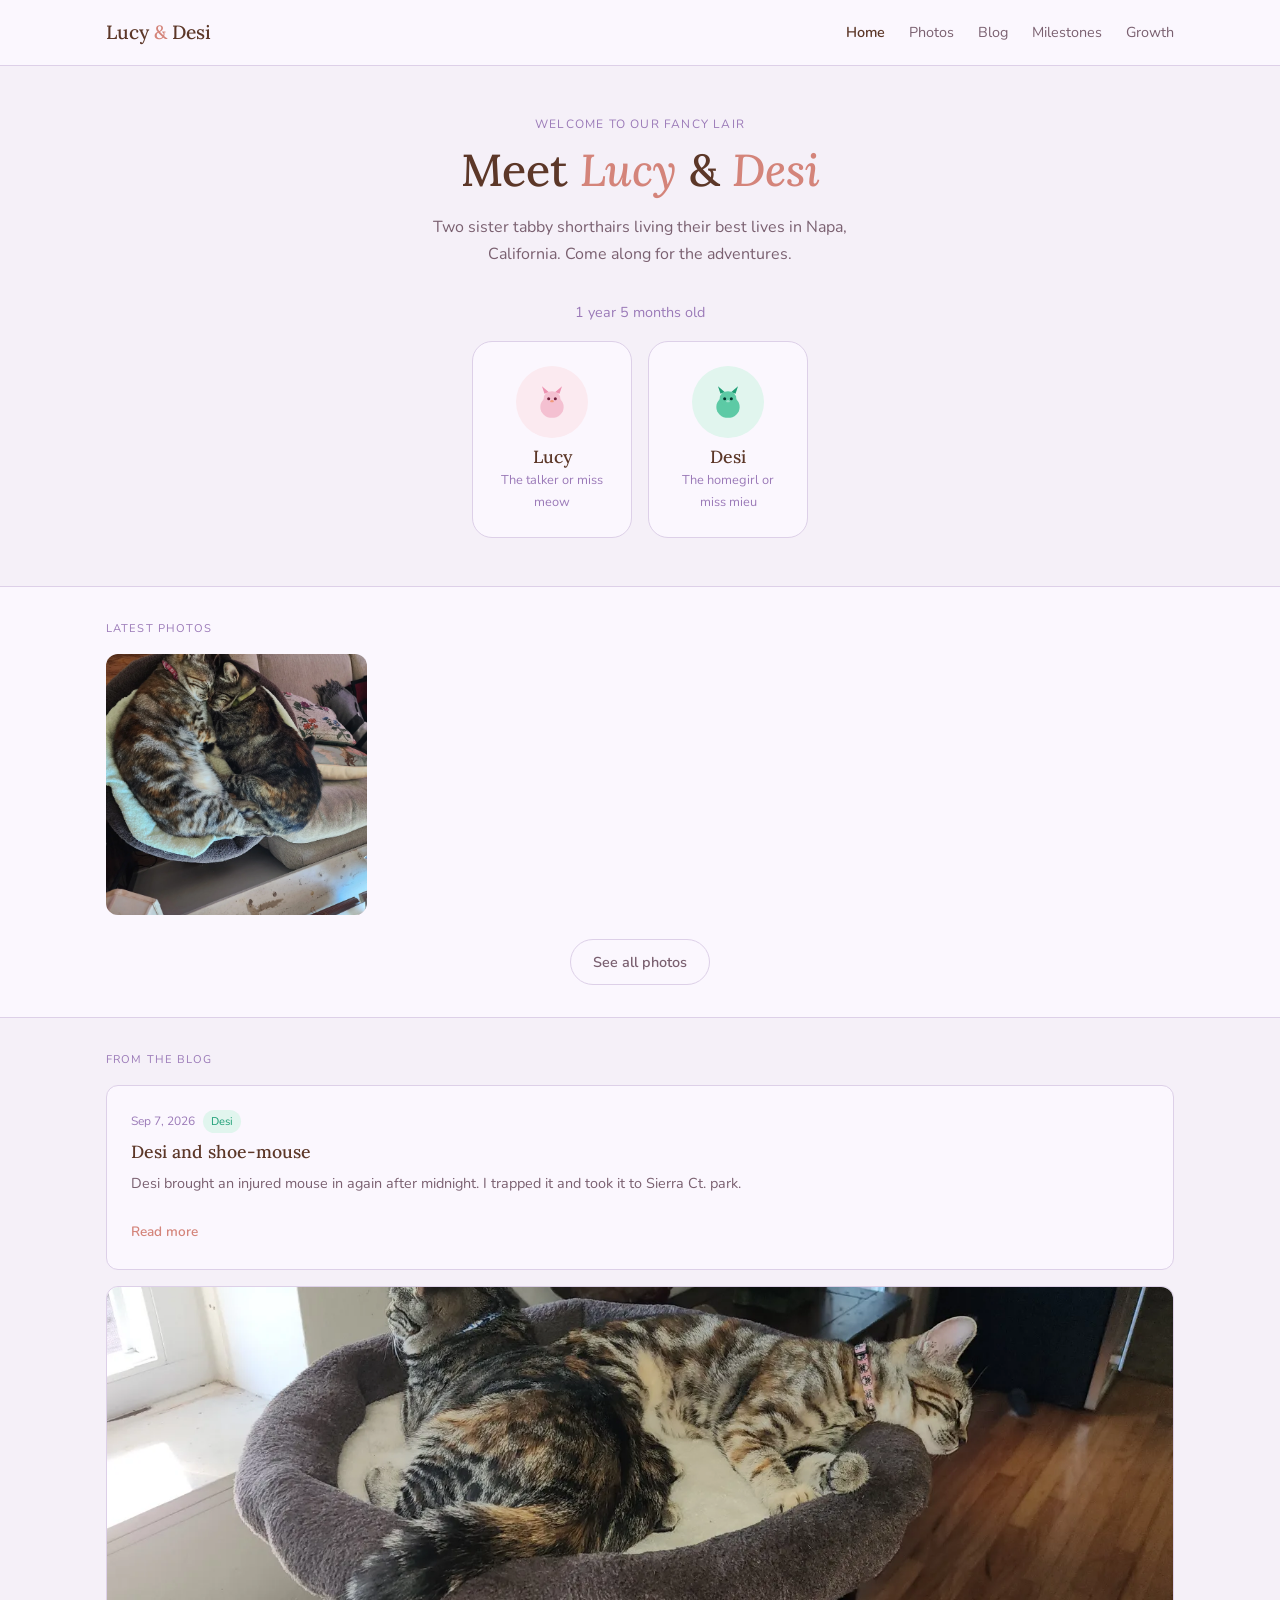
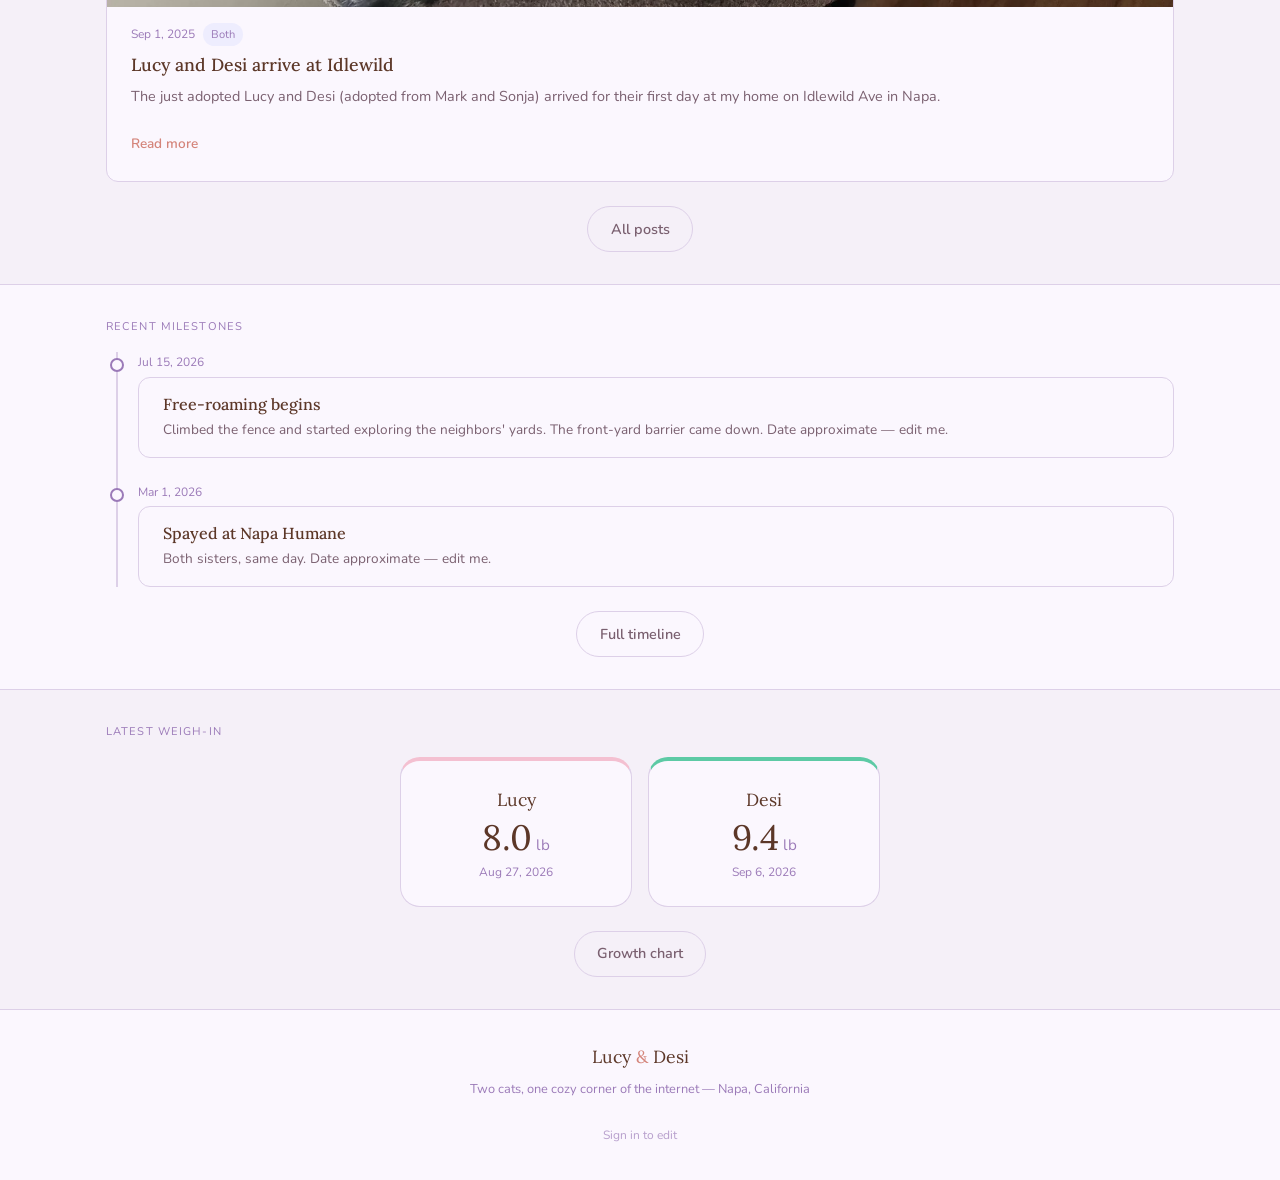
<file: index.html>
<!DOCTYPE html>
<html lang="en">
<head>
  <meta charset="UTF-8" />
  <meta name="viewport" content="width=device-width, initial-scale=1.0" />
  <meta name="description" content="Lucy and Desi — two domestic shorthair cats living their best lives in Napa, California." />
  <meta name="theme-color" content="#F5F0F8" />
  <title>Lucy & Desi — Home</title>
  <link rel="stylesheet" href="style.css" />
  <link rel="manifest" href="manifest.json" />
  <link rel="icon" href="icon-192.png" type="image/png" />
  <link rel="apple-touch-icon" href="apple-touch-icon.png" />
  <meta name="apple-mobile-web-app-capable" content="yes" />
  <meta name="apple-mobile-web-app-title" content="Lucy & Desi" />
  <meta name="apple-mobile-web-app-status-bar-style" content="default" />
</head>
<body data-page="home">

  <nav class="site-nav" aria-label="Main navigation">
    <div class="nav-inner">
      <a href="index.html" class="nav-logo">Lucy <span>&</span> Desi</a>
      <button class="nav-toggle" aria-expanded="false" aria-controls="nav-links" aria-label="Toggle navigation">
        <svg width="24" height="24" viewBox="0 0 24 24" fill="none" stroke="currentColor" stroke-width="2" stroke-linecap="round">
          <line x1="3" y1="6" x2="21" y2="6"/><line x1="3" y1="12" x2="21" y2="12"/><line x1="3" y1="18" x2="21" y2="18"/>
        </svg>
      </button>
      <ul class="nav-links" id="nav-links">
        <li><a href="index.html">Home</a></li>
        <li><a href="gallery.html">Photos</a></li>
        <li><a href="blog.html">Blog</a></li>
        <li><a href="milestones.html">Milestones</a></li>
        <li><a href="growth.html">Growth</a></li>
      </ul>
    </div>
  </nav>

  <main>
    <section class="hero">
      <div class="hero-eyebrow" data-site="tagline">Welcome to our cozy corner</div>
      <h1>Meet <em>Lucy</em> & <em>Desi</em></h1>
      <p class="hero-intro" data-site="intro">Two domestic shorthairs living their best lives in Napa, California. Come along for the adventures.</p>
      <p class="age-line"><span data-site="age"></span></p>

      <div class="kitten-cards">
        <div class="kitten-card">
          <div class="kitten-avatar" style="background: var(--lucy-light);"><svg width="40" height="40" viewBox="0 0 48 48" fill="none" xmlns="http://www.w3.org/2000/svg" aria-hidden="true"><ellipse cx="24" cy="30" rx="14" ry="13" fill="#F4C0D1"/><ellipse cx="24" cy="20" rx="10" ry="9" fill="#F4C0D1"/><polygon points="15,14 12,5 20,12" fill="#ED93B1"/><polygon points="33,14 36,5 28,12" fill="#ED93B1"/><circle cx="20" cy="20" r="1.8" fill="#72243E"/><circle cx="28" cy="20" r="1.8" fill="#72243E"/><ellipse cx="24" cy="23" rx="2" ry="1.4" fill="#F0997B"/></svg></div>
          <h3>Lucy</h3>
          <p data-site="lucy_blurb">The curious one</p>
        </div>
        <div class="kitten-card">
          <div class="kitten-avatar" style="background: var(--desi-light);"><svg width="40" height="40" viewBox="0 0 48 48" fill="none" xmlns="http://www.w3.org/2000/svg" aria-hidden="true"><ellipse cx="24" cy="30" rx="14" ry="13" fill="#5DCAA5"/><ellipse cx="24" cy="20" rx="10" ry="9" fill="#5DCAA5"/><polygon points="15,14 12,5 20,12" fill="#1D9E75"/><polygon points="33,14 36,5 28,12" fill="#1D9E75"/><circle cx="20" cy="20" r="1.8" fill="#04342C"/><circle cx="28" cy="20" r="1.8" fill="#04342C"/><ellipse cx="24" cy="23" rx="2" ry="1.4" fill="#9FE1CB"/></svg></div>
          <h3>Desi</h3>
          <p data-site="desi_blurb">The mischievous one</p>
        </div>
      </div>
    </section>

    <section class="section-card">
      <div class="container">
        <div class="section-label">Latest photos</div>
        <div class="gallery-grid" id="home-photos"></div>
        <div class="text-center mt-md"><a href="gallery.html" class="btn btn-outline">See all photos</a></div>
      </div>
    </section>

    <section class="section-light">
      <div class="container">
        <div class="section-label">From the blog</div>
        <div class="blog-list" id="home-posts"></div>
        <div class="text-center mt-md"><a href="blog.html" class="btn btn-outline">All posts</a></div>
      </div>
    </section>

    <section class="section-card">
      <div class="container">
        <div class="section-label">Recent milestones</div>
        <div class="timeline" id="home-milestones"></div>
        <div class="text-center mt-md"><a href="milestones.html" class="btn btn-outline">Full timeline</a></div>
      </div>
    </section>

    <section class="section-light">
      <div class="container">
        <div class="section-label">Latest weigh-in</div>
        <div class="weight-cards" id="home-weights"></div>
        <div class="text-center mt-md"><a href="growth.html" class="btn btn-outline">Growth chart</a></div>
      </div>
    </section>

  </main>

  <footer class="site-footer">
    <div class="footer-logo">Lucy <span>&</span> Desi</div>
    <p>Two cats, one cozy corner of the internet &mdash; <span data-site="location">Napa, California</span></p>
    <a href="admin.html" class="footer-admin">Sign in to edit</a>
  </footer>

  <script src="main.js"></script>
</body>
</html>
</file>
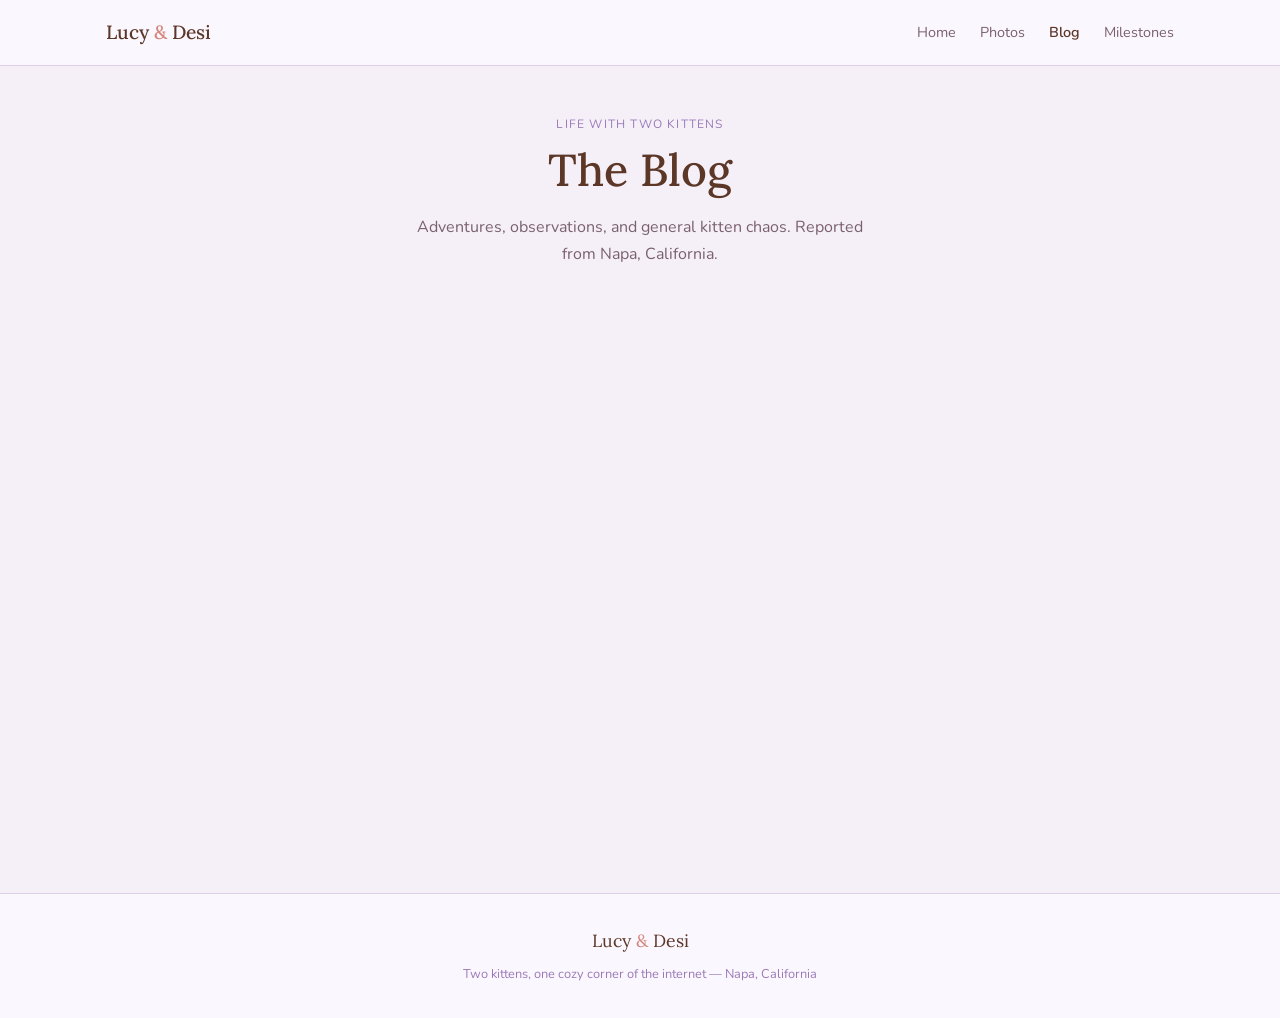
<file: blog.html>
<!DOCTYPE html>
<html lang="en">
<head>
  <meta charset="UTF-8" />
  <meta name="viewport" content="width=device-width, initial-scale=1.0" />
  <meta name="description" content="Adventures, observations and kitten chaos — the Lucy and Desi blog." />
  <title>Lucy & Desi — Blog</title>
  <link rel="stylesheet" href="style.css" />
</head>
<body>

  <nav class="site-nav" role="navigation" aria-label="Main navigation">
    <div class="nav-inner">
      <a href="index.html" class="nav-logo">Lucy <span>&</span> Desi</a>

      <button class="nav-toggle" aria-expanded="false" aria-controls="nav-links" aria-label="Toggle navigation">
        <svg width="24" height="24" viewBox="0 0 24 24" fill="none" stroke="currentColor" stroke-width="2" stroke-linecap="round">
          <line x1="3" y1="6" x2="21" y2="6"/>
          <line x1="3" y1="12" x2="21" y2="12"/>
          <line x1="3" y1="18" x2="21" y2="18"/>
        </svg>
      </button>

      <ul class="nav-links" id="nav-links">
        <li><a href="index.html">Home</a></li>
        <li><a href="gallery.html">Photos</a></li>
        <li><a href="blog.html">Blog</a></li>
        <li><a href="milestones.html">Milestones</a></li>
      </ul>
    </div>
  </nav>

  <main>
    <section class="hero" style="padding-bottom: var(--space-md);">
      <div class="hero-eyebrow">Life with two kittens</div>
      <h1>The Blog</h1>
      <p class="hero-intro">Adventures, observations, and general kitten chaos. Reported from Napa, California.</p>
    </section>

    <section class="section-light">
      <div class="container">
        <div class="blog-list">

          <div class="blog-card fade-in">
            <div class="blog-meta">
              <span>May 28, 2026</span>
              <span class="blog-tag">Lucy</span>
            </div>
            <h3>First day home</h3>
            <p>Lucy discovered the couch immediately. Desi went straight for the curtains. Neither has looked back. More details coming as the adventure unfolds.</p>
            <a href="#" class="read-more">Read more →</a>
          </div>

          <div class="blog-card fade-in">
            <div class="blog-meta">
              <span>May 15, 2026</span>
              <span class="blog-tag" style="background: var(--desi-light); color: var(--desi-dark);">Desi</span>
            </div>
            <h3>The great sock heist</h3>
            <p>We're missing three socks. Evidence points to Desi but Lucy looks suspicious too. Investigation ongoing.</p>
            <a href="#" class="read-more">Read more →</a>
          </div>

          <div class="blog-card fade-in">
            <div class="blog-meta">
              <span>Coming soon</span>
              <span class="blog-tag">Both</span>
            </div>
            <h3>More posts on the way</h3>
            <p>Check back soon for more updates from Lucy and Desi's Napa adventures.</p>
          </div>

        </div>
      </div>
    </section>
  </main>

  <footer class="site-footer">
    <div class="footer-logo">Lucy <span>&</span> Desi</div>
    <p>Two kittens, one cozy corner of the internet &mdash; Napa, California</p>
  </footer>

  <script src="main.js"></script>
</body>
</html>
</file>
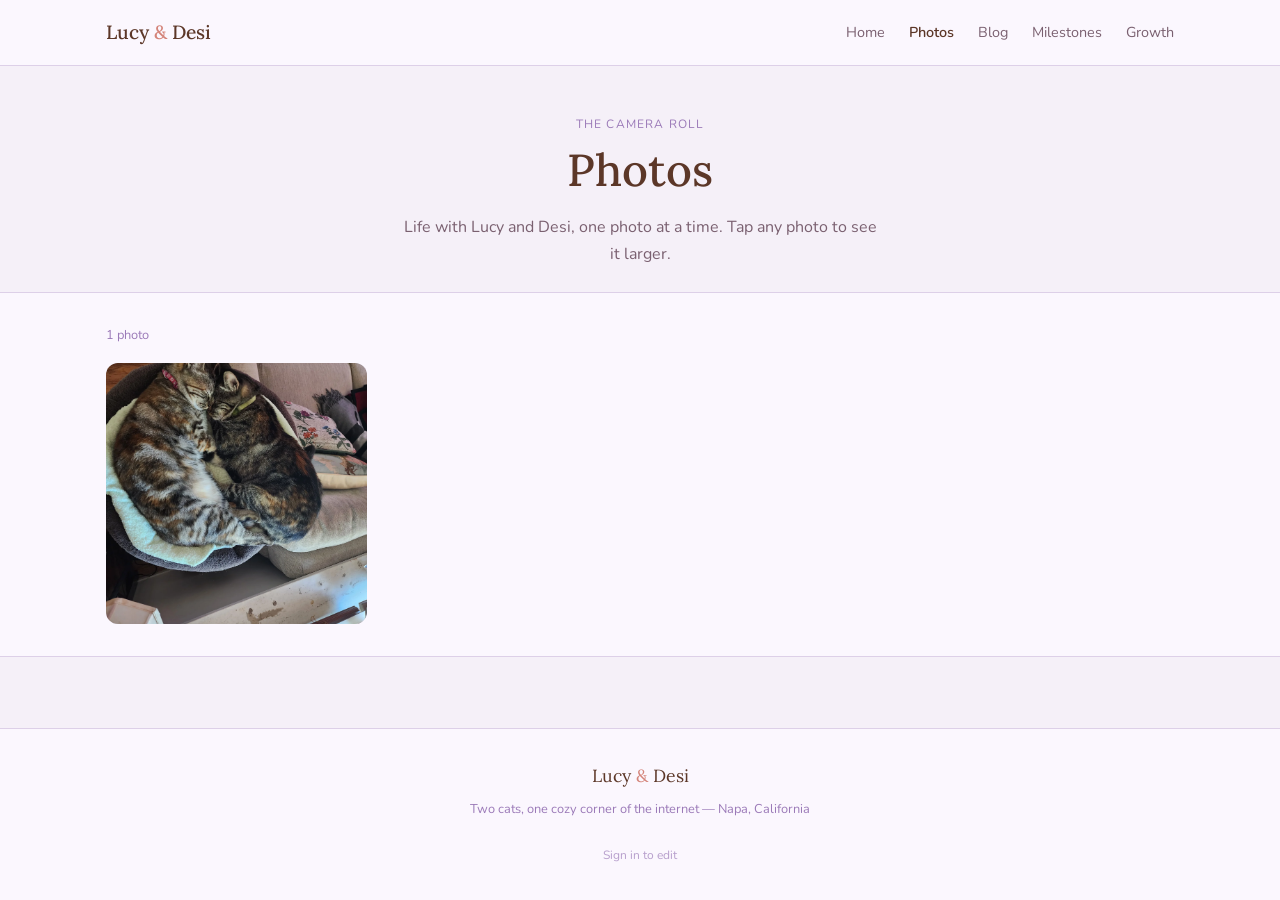
<file: gallery.html>
<!DOCTYPE html>
<html lang="en">
<head>
  <meta charset="UTF-8" />
  <meta name="viewport" content="width=device-width, initial-scale=1.0" />
  <meta name="description" content="Photos of Lucy and Desi." />
  <meta name="theme-color" content="#F5F0F8" />
  <title>Lucy & Desi — Photos</title>
  <link rel="stylesheet" href="style.css" />
  <link rel="manifest" href="manifest.json" />
  <link rel="icon" href="icon-192.png" type="image/png" />
  <link rel="apple-touch-icon" href="apple-touch-icon.png" />
  <meta name="apple-mobile-web-app-capable" content="yes" />
  <meta name="apple-mobile-web-app-title" content="Lucy & Desi" />
  <meta name="apple-mobile-web-app-status-bar-style" content="default" />
</head>
<body data-page="gallery">

  <nav class="site-nav" aria-label="Main navigation">
    <div class="nav-inner">
      <a href="index.html" class="nav-logo">Lucy <span>&</span> Desi</a>
      <button class="nav-toggle" aria-expanded="false" aria-controls="nav-links" aria-label="Toggle navigation">
        <svg width="24" height="24" viewBox="0 0 24 24" fill="none" stroke="currentColor" stroke-width="2" stroke-linecap="round">
          <line x1="3" y1="6" x2="21" y2="6"/><line x1="3" y1="12" x2="21" y2="12"/><line x1="3" y1="18" x2="21" y2="18"/>
        </svg>
      </button>
      <ul class="nav-links" id="nav-links">
        <li><a href="index.html">Home</a></li>
        <li><a href="gallery.html">Photos</a></li>
        <li><a href="blog.html">Blog</a></li>
        <li><a href="milestones.html">Milestones</a></li>
        <li><a href="growth.html">Growth</a></li>
      </ul>
    </div>
  </nav>

  <main>
    <section class="hero" style="padding-bottom: var(--space-md);">
      <div class="hero-eyebrow">The camera roll</div>
      <h1>Photos</h1>
      <p class="hero-intro">Life with Lucy and Desi, one photo at a time. Tap any photo to see it larger.</p>
    </section>

    <section class="section-card">
      <div class="container">
        <div class="photo-count" id="photo-count"></div>
        <div class="gallery-grid" id="gallery"></div>
      </div>
    </section>

  </main>

  <footer class="site-footer">
    <div class="footer-logo">Lucy <span>&</span> Desi</div>
    <p>Two cats, one cozy corner of the internet &mdash; <span data-site="location">Napa, California</span></p>
    <a href="admin.html" class="footer-admin">Sign in to edit</a>
  </footer>

  <script src="main.js"></script>
</body>
</html>
</file>
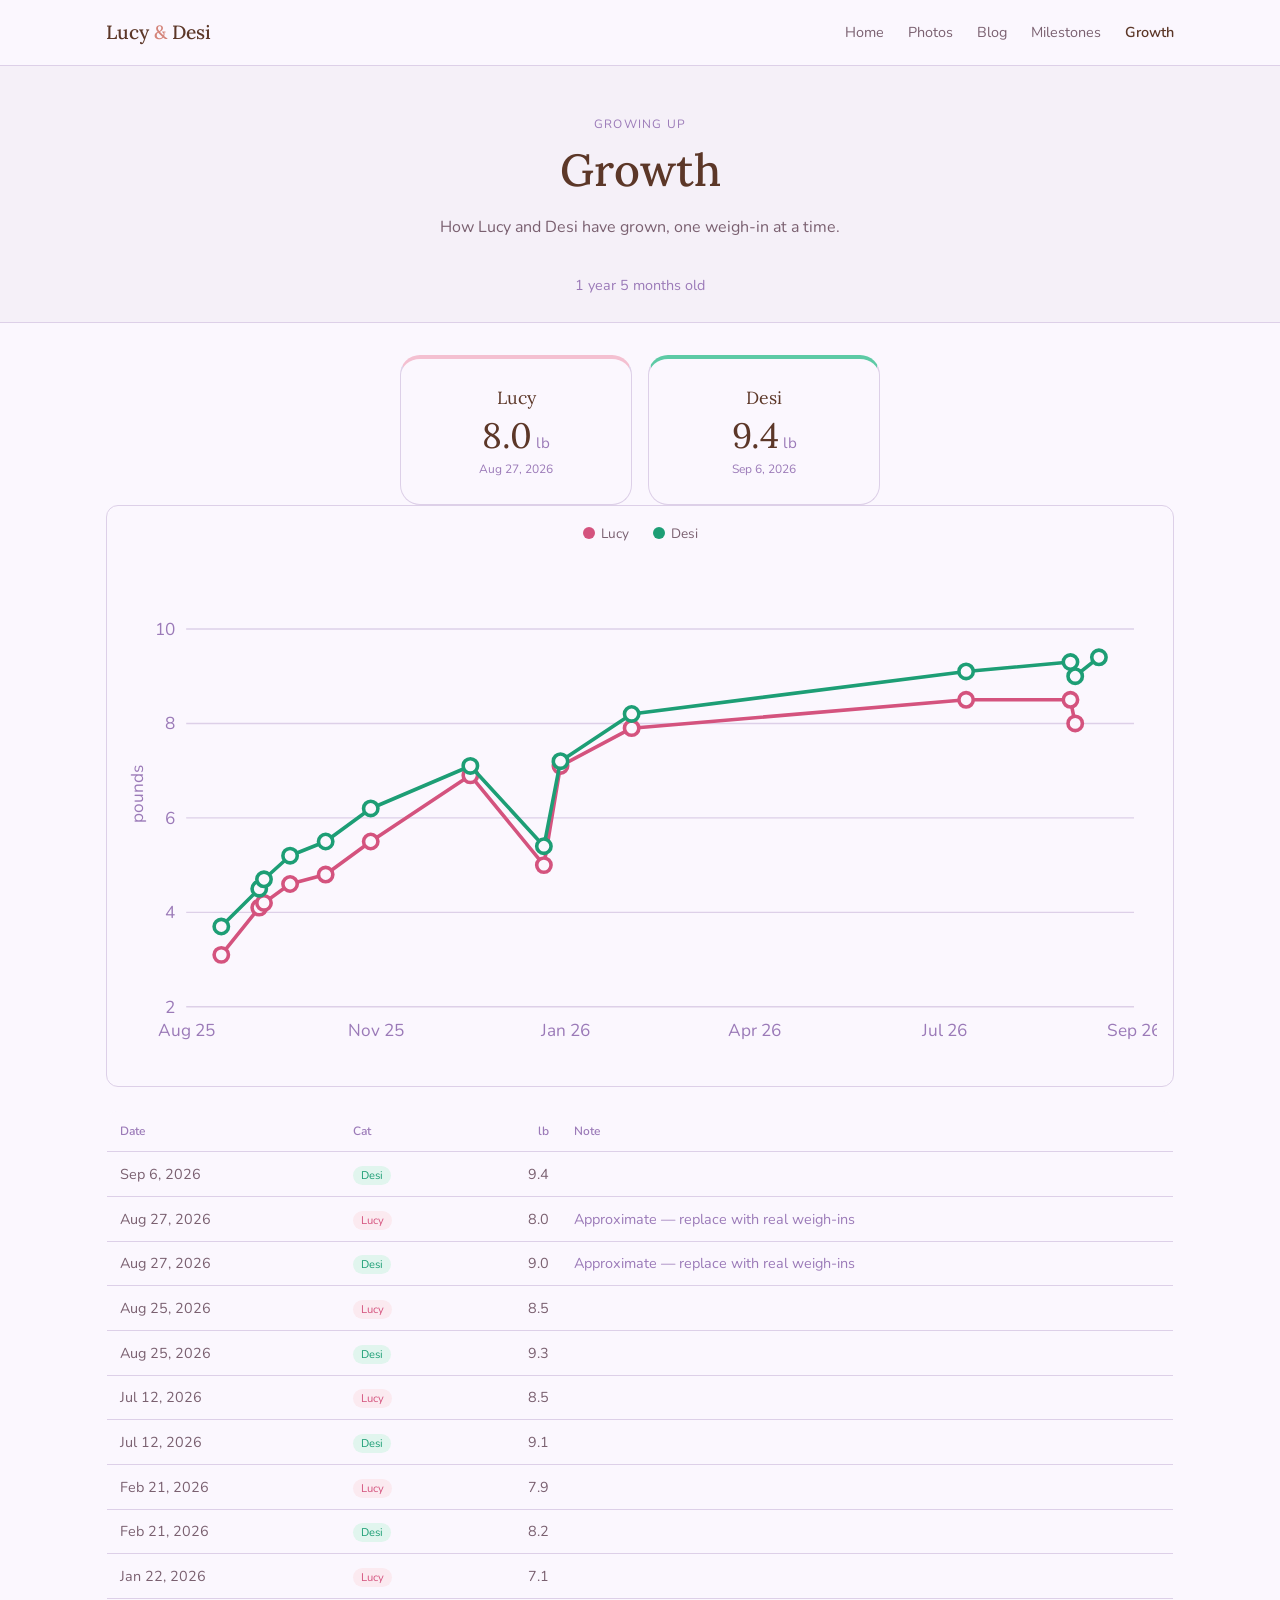
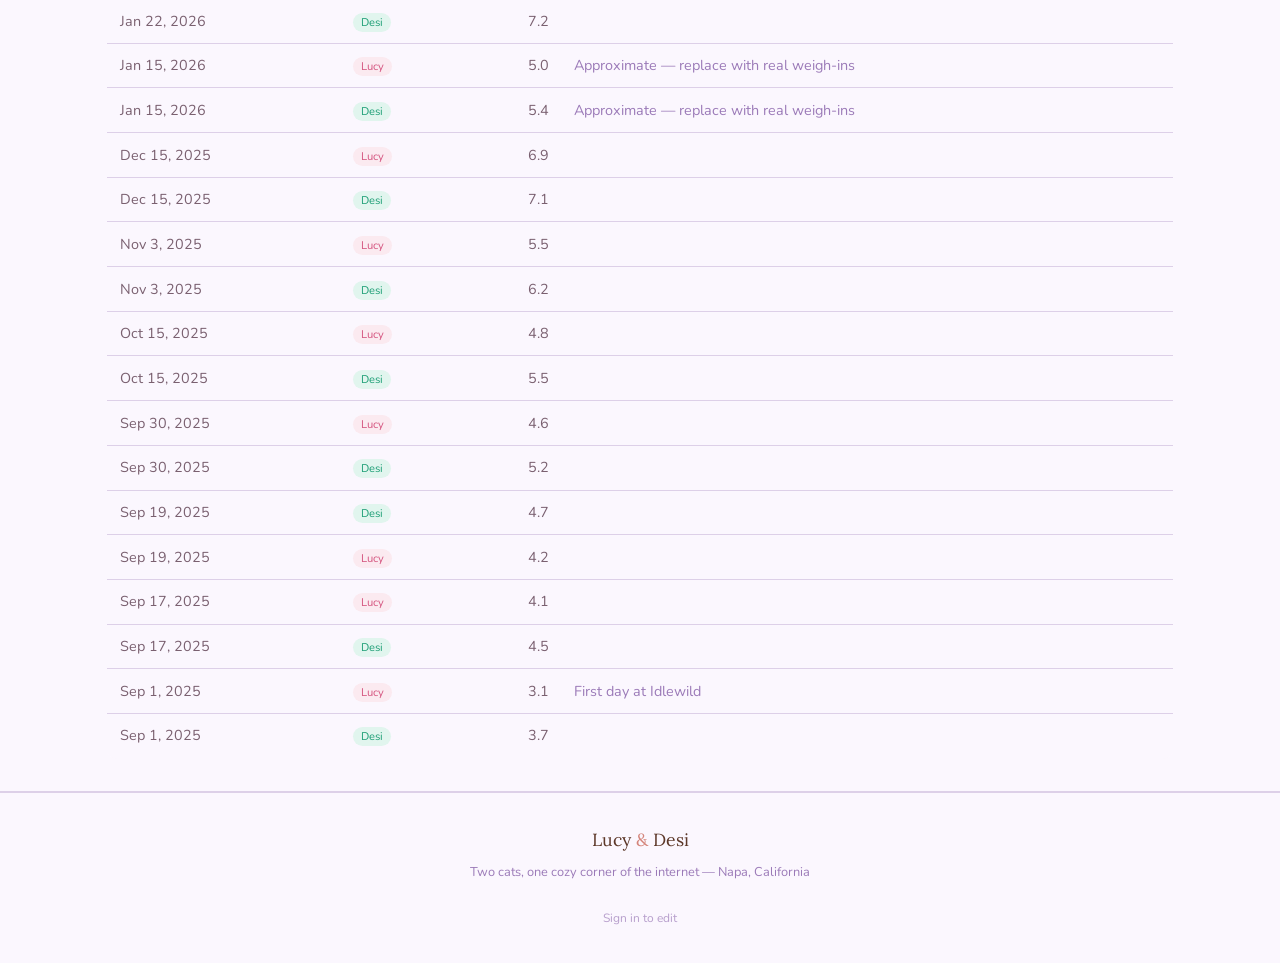
<file: growth.html>
<!DOCTYPE html>
<html lang="en">
<head>
  <meta charset="UTF-8" />
  <meta name="viewport" content="width=device-width, initial-scale=1.0" />
  <meta name="description" content="Weight over time for Lucy and Desi." />
  <meta name="theme-color" content="#F5F0F8" />
  <title>Lucy & Desi — Growth</title>
  <link rel="stylesheet" href="style.css" />
  <link rel="manifest" href="manifest.json" />
  <link rel="icon" href="icon-192.png" type="image/png" />
  <link rel="apple-touch-icon" href="apple-touch-icon.png" />
  <meta name="apple-mobile-web-app-capable" content="yes" />
  <meta name="apple-mobile-web-app-title" content="Lucy & Desi" />
  <meta name="apple-mobile-web-app-status-bar-style" content="default" />
</head>
<body data-page="growth">

  <nav class="site-nav" aria-label="Main navigation">
    <div class="nav-inner">
      <a href="index.html" class="nav-logo">Lucy <span>&</span> Desi</a>
      <button class="nav-toggle" aria-expanded="false" aria-controls="nav-links" aria-label="Toggle navigation">
        <svg width="24" height="24" viewBox="0 0 24 24" fill="none" stroke="currentColor" stroke-width="2" stroke-linecap="round">
          <line x1="3" y1="6" x2="21" y2="6"/><line x1="3" y1="12" x2="21" y2="12"/><line x1="3" y1="18" x2="21" y2="18"/>
        </svg>
      </button>
      <ul class="nav-links" id="nav-links">
        <li><a href="index.html">Home</a></li>
        <li><a href="gallery.html">Photos</a></li>
        <li><a href="blog.html">Blog</a></li>
        <li><a href="milestones.html">Milestones</a></li>
        <li><a href="growth.html">Growth</a></li>
      </ul>
    </div>
  </nav>

  <main>
    <section class="hero" style="padding-bottom: var(--space-md);">
      <div class="hero-eyebrow">Growing up</div>
      <h1>Growth</h1>
      <p class="hero-intro">How Lucy and Desi have grown, one weigh-in at a time.</p>
      <p class="age-line"><span data-site="age"></span></p>
    </section>

    <section class="section-card">
      <div class="container">
        <div class="weight-cards mb-md" id="growth-summary"></div>
        <div class="chart-card mb-md" id="growth-chart"></div>
        <div id="growth-table"></div>
      </div>
    </section>

  </main>

  <footer class="site-footer">
    <div class="footer-logo">Lucy <span>&</span> Desi</div>
    <p>Two cats, one cozy corner of the internet &mdash; <span data-site="location">Napa, California</span></p>
    <a href="admin.html" class="footer-admin">Sign in to edit</a>
  </footer>

  <script src="main.js"></script>
</body>
</html>
</file>
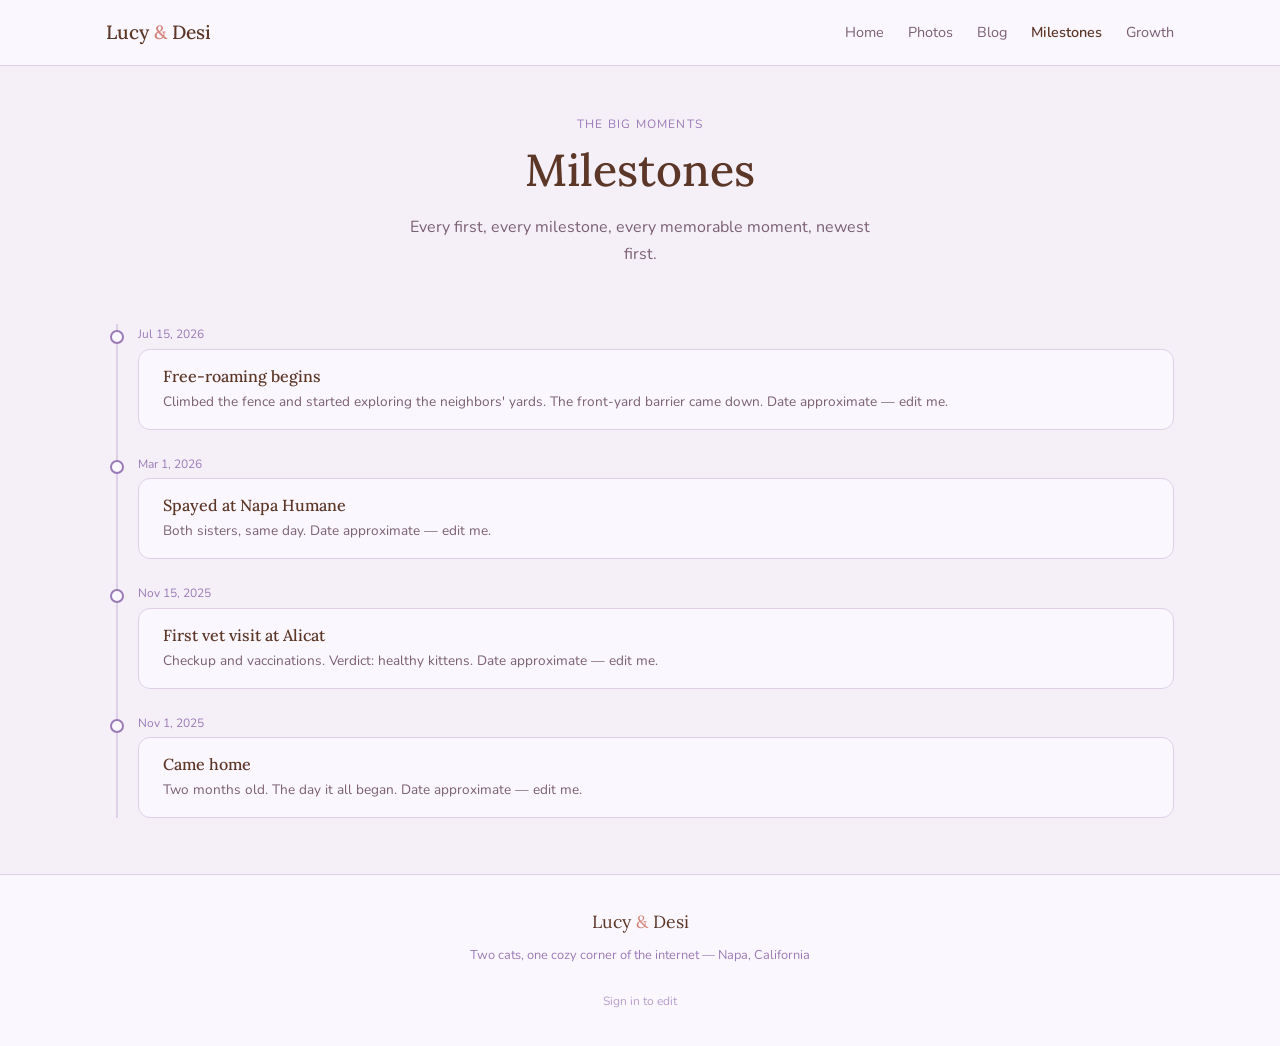
<file: milestones.html>
<!DOCTYPE html>
<html lang="en">
<head>
  <meta charset="UTF-8" />
  <meta name="viewport" content="width=device-width, initial-scale=1.0" />
  <meta name="description" content="The big moments in Lucy and Desi's lives, in order." />
  <meta name="theme-color" content="#F5F0F8" />
  <title>Lucy & Desi — Milestones</title>
  <link rel="stylesheet" href="style.css" />
  <link rel="manifest" href="manifest.json" />
  <link rel="icon" href="icon-192.png" type="image/png" />
  <link rel="apple-touch-icon" href="apple-touch-icon.png" />
  <meta name="apple-mobile-web-app-capable" content="yes" />
  <meta name="apple-mobile-web-app-title" content="Lucy & Desi" />
  <meta name="apple-mobile-web-app-status-bar-style" content="default" />
</head>
<body data-page="milestones">

  <nav class="site-nav" aria-label="Main navigation">
    <div class="nav-inner">
      <a href="index.html" class="nav-logo">Lucy <span>&</span> Desi</a>
      <button class="nav-toggle" aria-expanded="false" aria-controls="nav-links" aria-label="Toggle navigation">
        <svg width="24" height="24" viewBox="0 0 24 24" fill="none" stroke="currentColor" stroke-width="2" stroke-linecap="round">
          <line x1="3" y1="6" x2="21" y2="6"/><line x1="3" y1="12" x2="21" y2="12"/><line x1="3" y1="18" x2="21" y2="18"/>
        </svg>
      </button>
      <ul class="nav-links" id="nav-links">
        <li><a href="index.html">Home</a></li>
        <li><a href="gallery.html">Photos</a></li>
        <li><a href="blog.html">Blog</a></li>
        <li><a href="milestones.html">Milestones</a></li>
        <li><a href="growth.html">Growth</a></li>
      </ul>
    </div>
  </nav>

  <main>
    <section class="hero" style="padding-bottom: var(--space-md);">
      <div class="hero-eyebrow">The big moments</div>
      <h1>Milestones</h1>
      <p class="hero-intro">Every first, every milestone, every memorable moment, newest first.</p>
    </section>

    <section class="section-light">
      <div class="container">
        <div class="timeline" id="milestones"></div>
      </div>
    </section>

  </main>

  <footer class="site-footer">
    <div class="footer-logo">Lucy <span>&</span> Desi</div>
    <p>Two cats, one cozy corner of the internet &mdash; <span data-site="location">Napa, California</span></p>
    <a href="admin.html" class="footer-admin">Sign in to edit</a>
  </footer>

  <script src="main.js"></script>
</body>
</html>
</file>
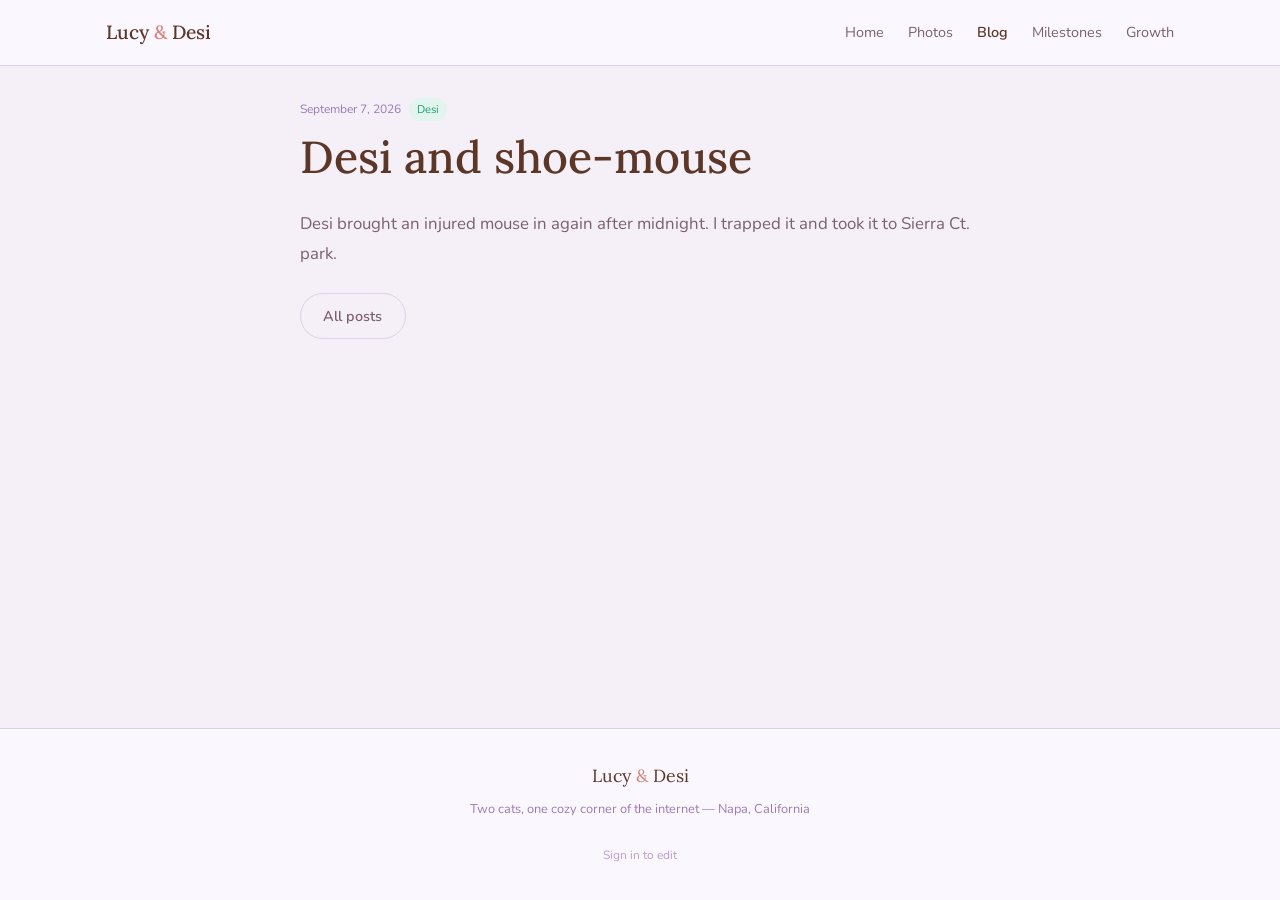
<file: post.html>
<!DOCTYPE html>
<html lang="en">
<head>
  <meta charset="UTF-8" />
  <meta name="viewport" content="width=device-width, initial-scale=1.0" />
  <meta name="description" content="A blog post about Lucy and Desi." />
  <meta name="theme-color" content="#F5F0F8" />
  <title>Lucy & Desi — Blog post</title>
  <link rel="stylesheet" href="style.css" />
  <link rel="manifest" href="manifest.json" />
  <link rel="icon" href="icon-192.png" type="image/png" />
  <link rel="apple-touch-icon" href="apple-touch-icon.png" />
  <meta name="apple-mobile-web-app-capable" content="yes" />
  <meta name="apple-mobile-web-app-title" content="Lucy & Desi" />
  <meta name="apple-mobile-web-app-status-bar-style" content="default" />
</head>
<body data-page="post">

  <nav class="site-nav" aria-label="Main navigation">
    <div class="nav-inner">
      <a href="index.html" class="nav-logo">Lucy <span>&</span> Desi</a>
      <button class="nav-toggle" aria-expanded="false" aria-controls="nav-links" aria-label="Toggle navigation">
        <svg width="24" height="24" viewBox="0 0 24 24" fill="none" stroke="currentColor" stroke-width="2" stroke-linecap="round">
          <line x1="3" y1="6" x2="21" y2="6"/><line x1="3" y1="12" x2="21" y2="12"/><line x1="3" y1="18" x2="21" y2="18"/>
        </svg>
      </button>
      <ul class="nav-links" id="nav-links">
        <li><a href="index.html">Home</a></li>
        <li><a href="gallery.html">Photos</a></li>
        <li><a href="blog.html">Blog</a></li>
        <li><a href="milestones.html">Milestones</a></li>
        <li><a href="growth.html">Growth</a></li>
      </ul>
    </div>
  </nav>

  <main>
    <section class="section-light">
      <div class="container">
        <article class="post" id="post"></article>
      </div>
    </section>

  </main>

  <footer class="site-footer">
    <div class="footer-logo">Lucy <span>&</span> Desi</div>
    <p>Two cats, one cozy corner of the internet &mdash; <span data-site="location">Napa, California</span></p>
    <a href="admin.html" class="footer-admin">Sign in to edit</a>
  </footer>

  <script src="main.js"></script>
</body>
</html>
</file>
<file: style.css>
/* =============================================
   Lucy & Desi — Main Stylesheet
   Design: Cozy warm, soft pastel, mobile-first
   ============================================= */

/* --- Google Fonts --- */
@import url('https://fonts.googleapis.com/css2?family=Lora:ital,wght@0,400;0,500;1,400&family=Nunito:wght@400;500;600&display=swap');

/* --- CSS Variables / Design Tokens --- */
:root {
  /* Backgrounds */
  --bg-page:        #F5F0F8;
  --bg-card:        #FBF7FE;
  --bg-nav:         #FBF7FE;

  /* Brand colors */
  --lucy-light:     #FBEAF0;
  --lucy-mid:       #F4C0D1;
  --lucy-dark:      #D4537E;

  --desi-light:     #E1F5EE;
  --desi-mid:       #5DCAA5;
  --desi-dark:      #1D9E75;

  --lavender-light: #EEEDFE;
  --lavender-mid:   #CECBF6;
  --lavender-dark:  #9B7AB8;

  /* Text */
  --text-heading:   #5C3728;
  --text-body:      #7A6070;
  --text-muted:     #9B7AB8;
  --text-accent:    #D4847A;

  /* Borders */
  --border:         #DDD0E8;

  /* Typography */
  --font-display:   'Lora', Georgia, serif;
  --font-body:      'Nunito', sans-serif;

  /* Spacing */
  --space-xs:       0.5rem;
  --space-sm:       1rem;
  --space-md:       1.5rem;
  --space-lg:       2rem;
  --space-xl:       3rem;

  /* Radius */
  --radius-sm:      8px;
  --radius-md:      12px;
  --radius-lg:      20px;

  /* Max width */
  --max-width:      1100px;
}

/* --- Reset & Base --- */
*, *::before, *::after {
  box-sizing: border-box;
  margin: 0;
  padding: 0;
}

html {
  scroll-behavior: smooth;
}

body {
  display: flex;
  flex-direction: column;
  font-family: var(--font-body);
  background-color: var(--bg-page);
  color: var(--text-body);
  font-size: 16px;
  line-height: 1.7;
  min-height: 100vh;
}

img {
  max-width: 100%;
  height: auto;
  display: block;
}

a {
  color: inherit;
  text-decoration: none;
}

/* --- Typography --- */
h1, h2, h3, h4 {
  font-family: var(--font-display);
  color: var(--text-heading);
  line-height: 1.25;
  font-weight: 500;
}

h1 { font-size: clamp(1.8rem, 5vw, 2.8rem); }
h2 { font-size: clamp(1.4rem, 3vw, 2rem); }
h3 { font-size: clamp(1.1rem, 2.5vw, 1.4rem); }

p { margin-bottom: 1rem; }
p:last-child { margin-bottom: 0; }

.section-label {
  font-family: var(--font-body);
  font-size: 0.7rem;
  letter-spacing: 0.1em;
  text-transform: uppercase;
  color: var(--text-muted);
  margin-bottom: var(--space-sm);
}

/* --- Layout --- */
.container {
  width: 100%;
  max-width: var(--max-width);
  margin: 0 auto;
  padding: 0 var(--space-sm);
}

section {
  padding: var(--space-lg) 0;
}

/* --- Navigation --- */
.site-nav {
  background: var(--bg-nav);
  border-bottom: 1px solid var(--border);
  position: sticky;
  top: 0;
  z-index: 100;
}

.nav-inner {
  display: flex;
  align-items: center;
  justify-content: space-between;
  padding: 1rem var(--space-sm);
  max-width: var(--max-width);
  margin: 0 auto;
}

.nav-logo {
  font-family: var(--font-display);
  font-size: 1.2rem;
  font-weight: 500;
  color: var(--text-heading);
}

.nav-logo span {
  color: var(--text-accent);
}

.nav-links {
  display: flex;
  gap: var(--space-md);
  list-style: none;
}

.nav-links a {
  font-size: 0.9rem;
  color: var(--text-body);
  transition: color 0.2s ease;
}

.nav-links a:hover {
  color: var(--text-heading);
}

/* Hamburger — hidden on desktop */
.nav-toggle {
  display: none;
  background: none;
  border: none;
  cursor: pointer;
  padding: 4px;
  color: var(--text-heading);
}

.nav-toggle svg {
  display: block;
}

/* --- Mobile nav --- */
@media (max-width: 640px) {
  .nav-toggle {
    display: block;
  }

  .nav-links {
    display: none;
    flex-direction: column;
    gap: 0;
    position: absolute;
    top: 100%;
    left: 0;
    right: 0;
    background: var(--bg-nav);
    border-bottom: 1px solid var(--border);
    padding: var(--space-xs) 0;
  }

  .nav-links.open {
    display: flex;
  }

  .nav-links a {
    display: block;
    padding: 0.75rem var(--space-sm);
    font-size: 1rem;
    border-bottom: 1px solid var(--border);
  }

  .nav-links li:last-child a {
    border-bottom: none;
  }

  .site-nav {
    position: relative;
  }
}

/* --- Hero section --- */
.hero {
  text-align: center;
  padding: var(--space-xl) var(--space-sm);
  background: var(--bg-page);
}

.hero-eyebrow {
  font-size: 0.75rem;
  letter-spacing: 0.1em;
  text-transform: uppercase;
  color: var(--text-muted);
  margin-bottom: var(--space-xs);
}

.hero h1 {
  margin-bottom: var(--space-sm);
}

.hero h1 em {
  font-style: italic;
  color: var(--text-accent);
}

.hero-intro {
  max-width: 480px;
  margin: 0 auto var(--space-lg);
  color: var(--text-body);
}

/* --- Kitten cards --- */
.kitten-cards {
  display: flex;
  gap: var(--space-sm);
  justify-content: center;
  flex-wrap: wrap;
}

.kitten-card {
  background: var(--bg-card);
  border: 1px solid var(--border);
  border-radius: var(--radius-lg);
  padding: var(--space-md);
  width: 160px;
  text-align: center;
  transition: transform 0.2s ease, box-shadow 0.2s ease;
}

.kitten-card:hover {
  transform: translateY(-3px);
  box-shadow: 0 8px 24px rgba(155, 122, 184, 0.12);
}

.kitten-avatar {
  width: 72px;
  height: 72px;
  border-radius: 50%;
  margin: 0 auto var(--space-xs);
  display: flex;
  align-items: center;
  justify-content: center;
  font-size: 2rem;
}

.kitten-card h3 {
  font-size: 1.1rem;
  margin-bottom: 2px;
}

.kitten-card p {
  font-size: 0.8rem;
  color: var(--text-muted);
  margin: 0;
}

/* --- Photo gallery --- */
.gallery-grid {
  display: grid;
  grid-template-columns: repeat(2, 1fr);
  gap: var(--space-xs);
}

@media (min-width: 480px) {
  .gallery-grid {
    grid-template-columns: repeat(3, 1fr);
  }
}

@media (min-width: 768px) {
  .gallery-grid {
    grid-template-columns: repeat(4, 1fr);
  }
}

.gallery-item {
  aspect-ratio: 1;
  border-radius: var(--radius-md);
  overflow: hidden;
  background: var(--lucy-light);
  display: flex;
  align-items: center;
  justify-content: center;
  cursor: pointer;
  transition: transform 0.2s ease;
}

.gallery-item:hover {
  transform: scale(1.02);
}

.gallery-item img {
  width: 100%;
  height: 100%;
  object-fit: cover;
}

.gallery-placeholder {
  width: 100%;
  height: 100%;
  display: flex;
  flex-direction: column;
  align-items: center;
  justify-content: center;
  gap: 6px;
  color: var(--text-muted);
  font-size: 0.75rem;
}

.gallery-placeholder svg {
  opacity: 0.5;
}

/* --- Blog posts --- */
.blog-list {
  display: flex;
  flex-direction: column;
  gap: var(--space-sm);
}

.blog-card {
  background: var(--bg-card);
  border: 1px solid var(--border);
  border-radius: var(--radius-md);
  padding: var(--space-md);
  transition: transform 0.2s ease;
}

.blog-card:hover {
  transform: translateY(-2px);
}

.blog-meta {
  font-size: 0.75rem;
  color: var(--text-muted);
  margin-bottom: var(--space-xs);
  display: flex;
  gap: var(--space-xs);
  align-items: center;
}

.blog-tag {
  background: var(--lavender-light);
  color: var(--lavender-dark);
  padding: 2px 8px;
  border-radius: 20px;
  font-size: 0.7rem;
}

.blog-card h3 {
  font-size: 1.1rem;
  margin-bottom: var(--space-xs);
}

.blog-card p {
  font-size: 0.9rem;
  color: var(--text-body);
}

.read-more {
  font-size: 0.85rem;
  color: var(--text-accent);
  font-weight: 600;
  display: inline-flex;
  align-items: center;
  gap: 4px;
  margin-top: var(--space-xs);
  transition: gap 0.2s ease;
}

.read-more:hover {
  gap: 8px;
}

/* --- Milestones / Timeline --- */
.timeline {
  position: relative;
  padding-left: var(--space-lg);
}

.timeline::before {
  content: '';
  position: absolute;
  left: 10px;
  top: 0;
  bottom: 0;
  width: 2px;
  background: var(--border);
}

.timeline-item {
  position: relative;
  margin-bottom: var(--space-md);
}

.timeline-dot {
  position: absolute;
  left: calc(-1 * var(--space-lg) + 4px);
  top: 6px;
  width: 14px;
  height: 14px;
  border-radius: 50%;
  background: var(--bg-card);
  border: 2px solid var(--lavender-mid);
}

.timeline-date {
  font-size: 0.75rem;
  color: var(--text-muted);
  margin-bottom: 4px;
}

.timeline-content {
  background: var(--bg-card);
  border: 1px solid var(--border);
  border-radius: var(--radius-md);
  padding: var(--space-sm) var(--space-md);
}

.timeline-content h3 {
  font-size: 1rem;
  margin-bottom: 4px;
}

.timeline-content p {
  font-size: 0.85rem;
  color: var(--text-body);
  margin: 0;
}

/* --- Section backgrounds (alternating) --- */
.section-light {
  background: var(--bg-page);
}

.section-card {
  background: var(--bg-card);
  border-top: 1px solid var(--border);
  border-bottom: 1px solid var(--border);
}

/* --- Footer --- */
.site-footer {
  background: var(--bg-nav);
  border-top: 1px solid var(--border);
  padding: var(--space-lg) var(--space-sm);
  text-align: center;
}

.footer-logo {
  font-family: var(--font-display);
  font-size: 1.1rem;
  color: var(--text-heading);
  margin-bottom: var(--space-xs);
}

.footer-logo span {
  color: var(--text-accent);
}

.site-footer p {
  font-size: 0.8rem;
  color: var(--text-muted);
}

/* --- Buttons --- */
.btn {
  display: inline-block;
  padding: 0.6rem 1.4rem;
  border-radius: 50px;
  font-family: var(--font-body);
  font-size: 0.9rem;
  font-weight: 600;
  cursor: pointer;
  transition: transform 0.2s ease, opacity 0.2s ease;
  border: none;
}

.btn:hover {
  transform: translateY(-1px);
  opacity: 0.9;
}

.btn-primary {
  background: var(--text-accent);
  color: white;
}

.btn-outline {
  background: transparent;
  border: 1.5px solid var(--border);
  color: var(--text-body);
}

/* --- Utility --- */
.text-center { text-align: center; }
.mt-sm { margin-top: var(--space-sm); }
.mt-md { margin-top: var(--space-md); }
.mb-sm { margin-bottom: var(--space-sm); }
.mb-md { margin-bottom: var(--space-md); }

/* --- Fade-in animation (scroll-triggered via JS) --- */
.fade-in {
  opacity: 0;
  transform: translateY(16px);
  transition: opacity 0.5s ease, transform 0.5s ease;
}

.fade-in.visible {
  opacity: 1;
  transform: translateY(0);
}

/* --- Active nav link --- */
.nav-links a.active {
  color: var(--text-heading);
  font-weight: 600;
}

/* =============================================
   Phase 2 additions — CMS content, growth page
   ============================================= */

main { flex: 1; }

/* --- Tags by cat --- */
.tag-lucy { background: var(--lucy-light); color: var(--lucy-dark); }
.tag-desi { background: var(--desi-light); color: var(--desi-dark); }
.tag-both { background: var(--lavender-light); color: var(--lavender-dark); }

/* --- Empty states --- */
.empty-state {
  background: var(--bg-card);
  border: 1px dashed var(--border);
  border-radius: var(--radius-md);
  padding: var(--space-lg) var(--space-md);
  text-align: center;
  color: var(--text-muted);
  font-size: 0.9rem;
}

/* --- Gallery tiles as buttons --- */
button.gallery-item {
  border: none;
  padding: 0;
  font: inherit;
  background: var(--lavender-light);
}
button.gallery-item:focus-visible {
  outline: 3px solid var(--lavender-dark);
  outline-offset: 2px;
}
.gallery-item--placeholder { cursor: default; }
.gallery-item--placeholder:hover { transform: none; }
.photo-count {
  font-size: 0.8rem;
  color: var(--text-muted);
  margin-bottom: var(--space-sm);
}

/* --- Lightbox --- */
.lightbox {
  border: none;
  padding: 0;
  background: transparent;
  max-width: 100vw;
  max-height: 100vh;
  width: 100%;
  height: 100%;
  display: none;
  align-items: center;
  justify-content: center;
}
.lightbox[open] { display: flex; }
.lightbox::backdrop { background: rgba(60, 40, 70, 0.85); }
.lightbox figure {
  margin: 0;
  max-width: min(92vw, 1100px);
  max-height: 92vh;
  display: flex;
  flex-direction: column;
  align-items: center;
  gap: var(--space-xs);
}
.lightbox img {
  max-width: 100%;
  max-height: 84vh;
  object-fit: contain;
  border-radius: var(--radius-md);
}
.lightbox figcaption {
  color: #FBF7FE;
  font-size: 0.9rem;
  text-align: center;
  padding: 0 var(--space-sm);
}
.lightbox-close, .lightbox-nav {
  position: fixed;
  background: rgba(251, 247, 254, 0.15);
  color: #FBF7FE;
  border: none;
  border-radius: 50%;
  width: 44px;
  height: 44px;
  font-size: 1.6rem;
  line-height: 1;
  cursor: pointer;
}
.lightbox-close { top: 12px; right: 12px; }
.lightbox-prev { left: 12px; top: 50%; transform: translateY(-50%); }
.lightbox-next { right: 12px; top: 50%; transform: translateY(-50%); }
.lightbox-close:hover, .lightbox-nav:hover { background: rgba(251, 247, 254, 0.3); }

/* --- Blog cards with photos, post page --- */
.blog-card-image {
  display: block;
  margin: calc(-1 * var(--space-md)) calc(-1 * var(--space-md)) var(--space-sm);
  border-radius: var(--radius-md) var(--radius-md) 0 0;
  overflow: hidden;
}
.blog-card-image img { width: 100%; max-height: 320px; object-fit: cover; }
.blog-card h3 a:hover { color: var(--text-accent); }

.post {
  max-width: 680px;
  margin: 0 auto;
}
.post h1 { margin: var(--space-xs) 0 var(--space-md); }
.post-image {
  width: 100%;
  border-radius: var(--radius-md);
  margin-bottom: var(--space-md);
}
.post-body { font-size: 1.05rem; line-height: 1.8; }
.post-body h2, .post-body h3, .post-body h4 { margin: var(--space-md) 0 var(--space-xs); }
.post-body ul, .post-body ol { margin: 0 0 1rem 1.4rem; }
.post-body a { color: var(--text-accent); text-decoration: underline; }

/* --- Timeline photos --- */
.timeline-image {
  margin-top: var(--space-xs);
  border-radius: var(--radius-sm);
  max-height: 260px;
  object-fit: cover;
}

/* --- Growth page --- */
.weight-cards {
  display: grid;
  grid-template-columns: repeat(2, 1fr);
  gap: var(--space-sm);
  max-width: 480px;
  margin: 0 auto;
}
.weight-card {
  background: var(--bg-card);
  border: 1px solid var(--border);
  border-radius: var(--radius-lg);
  padding: var(--space-md);
  text-align: center;
  border-top: 4px solid var(--lavender-mid);
}
.weight-card--lucy { border-top-color: var(--lucy-mid); }
.weight-card--desi { border-top-color: var(--desi-mid); }
.weight-name {
  font-family: var(--font-display);
  color: var(--text-heading);
  font-size: 1.1rem;
}
.weight-value {
  font-family: var(--font-display);
  font-size: 2.2rem;
  color: var(--text-heading);
  line-height: 1.1;
  margin: 4px 0;
}
.weight-value small { font-size: 0.95rem; color: var(--text-muted); font-family: var(--font-body); }
.weight-date { font-size: 0.75rem; color: var(--text-muted); }

.chart-card {
  background: var(--bg-card);
  border: 1px solid var(--border);
  border-radius: var(--radius-md);
  padding: var(--space-sm);
}
.chart-legend {
  display: flex;
  gap: var(--space-md);
  justify-content: center;
  font-size: 0.85rem;
  margin-bottom: var(--space-xs);
}
.chart-legend i {
  display: inline-block;
  width: 12px;
  height: 12px;
  border-radius: 50%;
  margin-right: 6px;
  vertical-align: -1px;
}
.growth-chart { width: 100%; height: auto; display: block; }
.chart-grid { stroke: var(--border); stroke-width: 1; }
.chart-tick { fill: var(--text-muted); font-size: 12px; font-family: var(--font-body); }

.weight-table {
  width: 100%;
  border-collapse: collapse;
  font-size: 0.9rem;
  background: var(--bg-card);
  border: 1px solid var(--border);
  border-radius: var(--radius-md);
  overflow: hidden;
}
.weight-table th, .weight-table td {
  padding: 0.6rem 0.8rem;
  text-align: left;
  border-bottom: 1px solid var(--border);
}
.weight-table th { color: var(--text-muted); font-weight: 600; font-size: 0.75rem; }
.weight-table tr:last-child td { border-bottom: none; }
.weight-table .num { text-align: right; font-variant-numeric: tabular-nums; }
.weight-table .note { color: var(--text-muted); }

.age-line {
  color: var(--text-muted);
  font-size: 0.9rem;
}

/* --- Footer sign-in link --- */
.footer-admin {
  display: inline-block;
  margin-top: var(--space-xs);
  font-size: 0.75rem;
  color: var(--text-muted);
  opacity: 0.7;
}
.footer-admin:hover { opacity: 1; color: var(--text-heading); }

/* --- Accessibility & motion --- */
a:focus-visible, button:focus-visible {
  outline: 2px solid var(--lavender-dark);
  outline-offset: 2px;
}
@media (prefers-reduced-motion: reduce) {
  *, *::before, *::after { transition: none !important; }
  html { scroll-behavior: auto; }
}

/* --- Wider nav (five links) --- */
@media (min-width: 641px) and (max-width: 760px) {
  .nav-links { gap: var(--space-sm); }
  .nav-links a { font-size: 0.85rem; }
}
</file>
